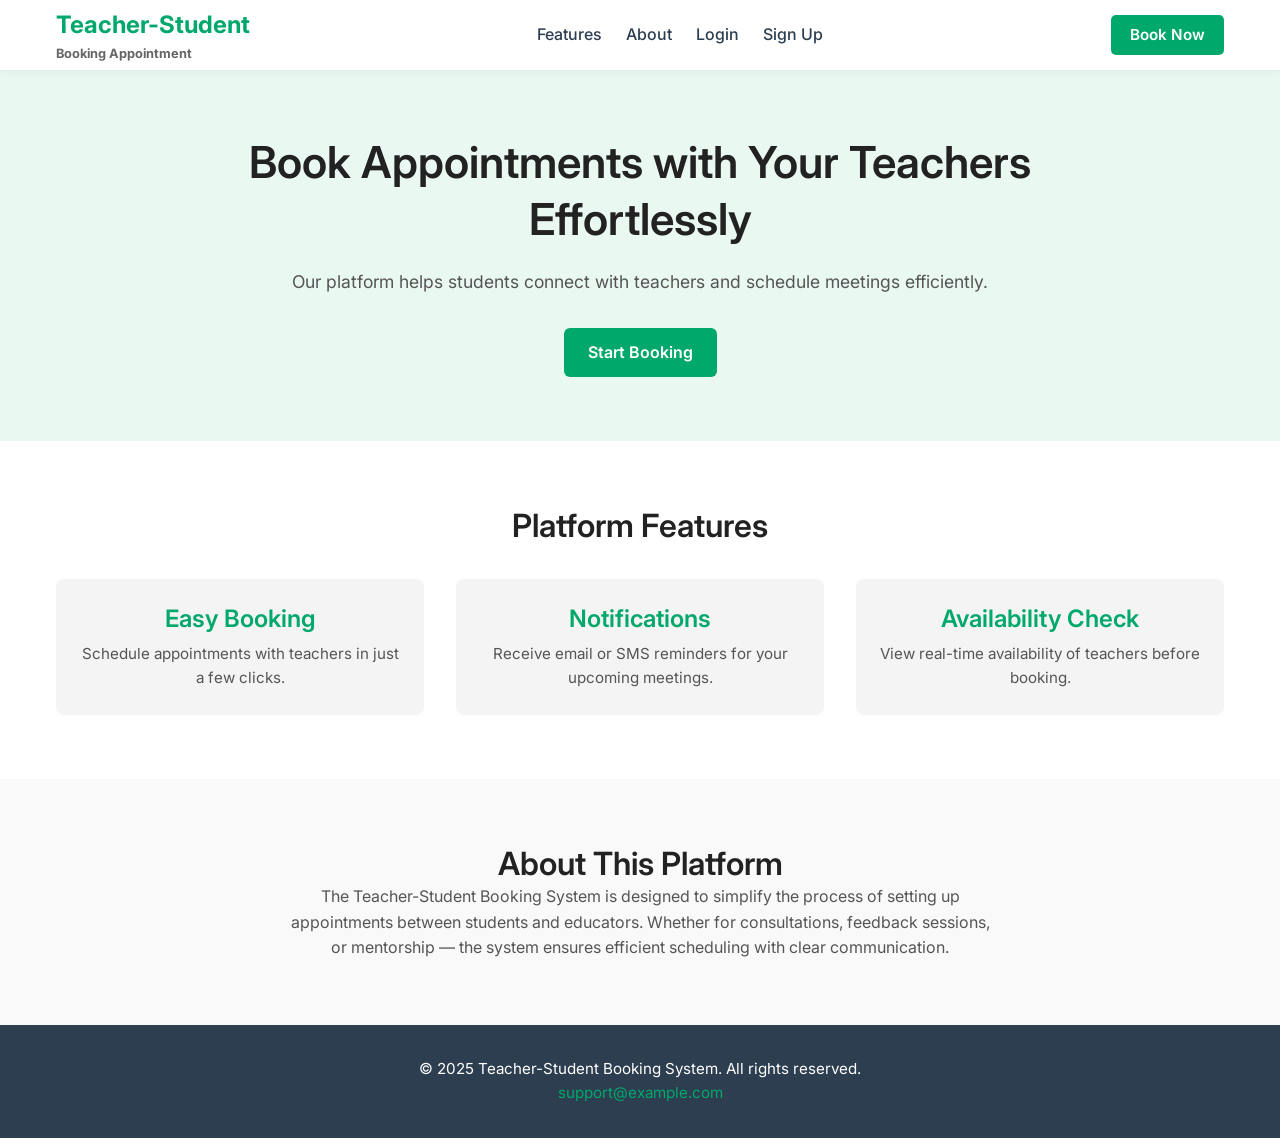
<file: index.html>
<!DOCTYPE html>
<html lang="en">
<head>
  <meta charset="UTF-8" />
  <meta name="viewport" content="width=device-width, initial-scale=1.0" />
  <title>Teacher-Student Booking System</title>
  <meta name="description" content="Easily book appointments between students and teachers using our scheduling system." />
  <link rel="stylesheet" href="style.css" />
  <link href="https://fonts.googleapis.com/css2?family=Inter:wght@400;600;700&display=swap" rel="stylesheet">
  <script src="main.js" defer></script>
</head>
<header class="site-header">
  <div class="container header-container">
    <a href="#" class="logo" aria-label="Homepage">
      <span class="logo-primary">Teacher-Student</span>
      <span class="logo-secondary">Booking Appointment</span>
    </a>
    <nav class="main-nav" id="mainNav">
      <ul class="nav-list">
        <li><a href="#features">Features</a></li>
        <li><a href="#about">About</a></li>
        <li><a href="login.html">Login</a></li>
        <li><a href="signup.html">Sign Up</a></li>
      </ul>
    </nav>
    <a href="booking.html" class="btn btn-cta">Book Now</a>
    <button class="menu-toggle" id="menuToggle" aria-label="Toggle Menu" aria-expanded="false" aria-controls="mainNav">
      <span class="bar"></span>
      <span class="bar"></span>
      <span class="bar"></span>
    </button>
  </div>
</header>
<section class="hero" id="home">
  <div class="container">
    <h1>Book Appointments with Your Teachers Effortlessly</h1>
    <p>Our platform helps students connect with teachers and schedule meetings efficiently.</p>
    <a href="booking.html" class="btn btn-primary">Start Booking</a>
  </div>
</section>
<section class="features" id="features">
  <div class="container">
    <h2>Platform Features</h2>
    <div class="features-grid">
      <div class="feature-card">
        <h3>Easy Booking</h3>
        <p>Schedule appointments with teachers in just a few clicks.</p>
      </div>
      <div class="feature-card">
        <h3>Notifications</h3>
        <p>Receive email or SMS reminders for your upcoming meetings.</p>
      </div>
      <div class="feature-card">
        <h3>Availability Check</h3>
        <p>View real-time availability of teachers before booking.</p>
      </div>
    </div>
  </div>
</section>
<section class="about" id="about">
  <div class="container">
    <h2>About This Platform</h2>
    <p>
      The Teacher-Student Booking System is designed to simplify the process of setting up appointments between students and educators. Whether for consultations, feedback sessions, or mentorship — the system ensures efficient scheduling with clear communication.
    </p>
  </div>
</section>
<footer class="site-footer">
  <div class="container">
    <p>&copy; 2025 Teacher-Student Booking System. All rights reserved.</p>
    <p><a href="mailto:support@example.com">support@example.com</a></p>
  </div>
</footer>
<body>
</file>
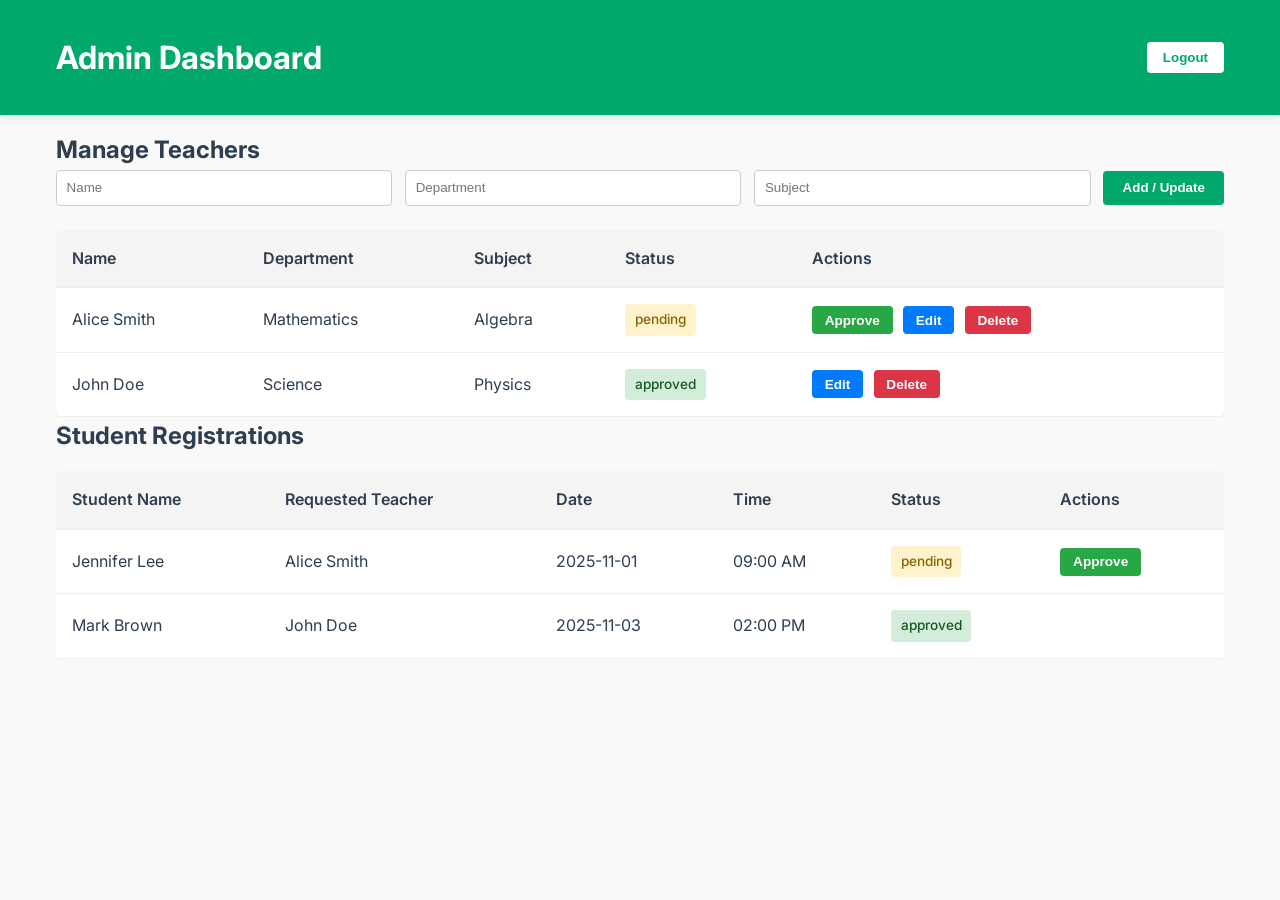
<file: admin.html>
<!DOCTYPE html>
<html lang="en">
<head>
  <meta charset="UTF-8" />
  <meta name="viewport" content="width=device-width, initial-scale=1.0" />
  <title>Admin Dashboard — Teacher & Student Management</title>

  <!-- Google Fonts -->
  <link href="https://fonts.googleapis.com/css2?family=Inter:wght@400;600&display=swap" rel="stylesheet" />

  <!-- CSS -->
  <link rel="stylesheet" href="admin.css" />
</head>
<body>

  <!-- Header -->
  <header class="admin-header">
    <div class="container header-inner">
      <h1>Admin Dashboard</h1>
      <button class="logout-btn">Logout</button>
    </div>
  </header>

  <main class="container main-content">
    <!-- Teacher Management Section -->
    <section class="teacher-section">
      <h2>Manage Teachers</h2>
      <form id="teacher-form" class="form-inline">
        <input type="text" id="teacher-name" placeholder="Name" required />
        <input type="text" id="teacher-dept" placeholder="Department" required />
        <input type="text" id="teacher-subject" placeholder="Subject" required />
        <button type="submit" class="btn-primary">Add / Update</button>
        <button type="button" id="teacher-cancel-btn" class="btn-secondary hidden">Cancel</button>
      </form>

      <div class="table-responsive">
        <table class="teacher-table">
          <thead>
            <tr>
              <th>Name</th>
              <th>Department</th>
              <th>Subject</th>
              <th>Status</th>
              <th>Actions</th>
            </tr>
          </thead>
          <tbody id="teacher-table-body">
            <!-- Rows inserted by JS -->
          </tbody>
        </table>
      </div>
    </section>

    <!-- Student Registrations Section -->
    <section class="student-section">
      <h2>Student Registrations</h2>
      <div class="table-responsive">
        <table class="student-table">
          <thead>
            <tr>
              <th>Student Name</th>
              <th>Requested Teacher</th>
              <th>Date</th>
              <th>Time</th>
              <th>Status</th>
              <th>Actions</th>
            </tr>
          </thead>
          <tbody id="student-table-body">
            <!-- Rows inserted by JS -->
          </tbody>
        </table>
      </div>
    </section>
  </main>

  <script src="admin.js"></script>
</body>
</html>
</file>
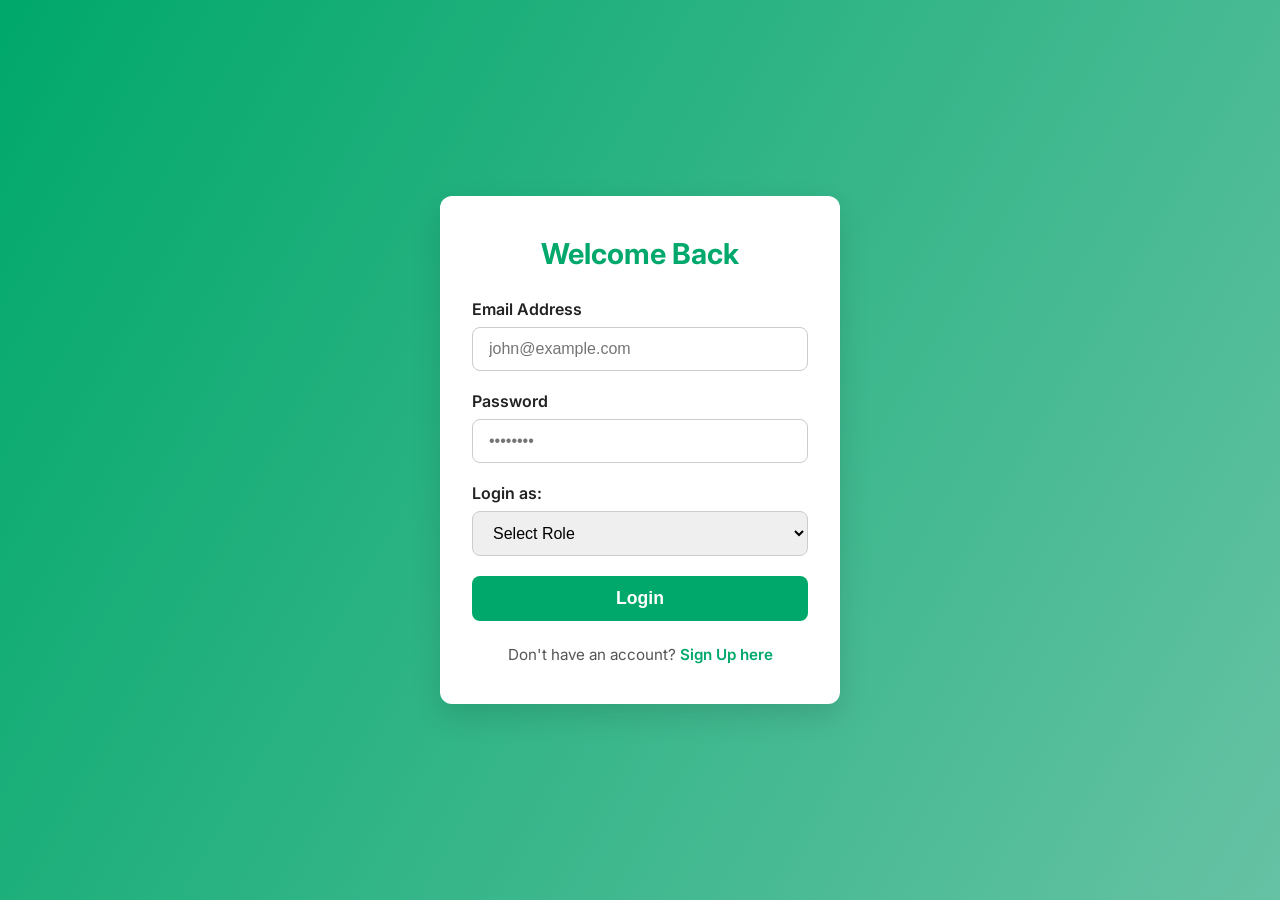
<file: login.html>
<!DOCTYPE html>
<html lang="en">
<head>
  <meta charset="UTF-8" />
  <meta name="viewport" content="width=device-width, initial-scale=1" />
  <title>Login | Booking System</title>
  <link rel="stylesheet" href="login.css" />
  <link href="https://fonts.googleapis.com/css2?family=Inter:wght@400;600&display=swap" rel="stylesheet" />
</head>
<body>

  <div class="login-container">
    <form id="login-form" class="login-form" novalidate>
      <h2>Welcome Back</h2>

      <!-- Email -->
      <div class="form-group">
        <label for="email">Email Address</label>
        <input type="email" id="email" placeholder="john@example.com" required />
      </div>

      <!-- Password -->
      <div class="form-group">
        <label for="password">Password</label>
        <input type="password" id="password" placeholder="••••••••" required />
      </div>

      <!-- Role Selection -->
      <div class="form-group">
        <label for="role">Login as:</label>
        <select id="role" required>
          <option value="">Select Role</option>
          <option value="student">Student</option>
          <option value="teacher">Teacher</option>
          <option value="admin">Admin</option>
        </select>
      </div>

      <!-- Submit Button -->
      <button type="submit" class="btn-primary">Login</button>

      <!-- Error message -->
      <p id="error-msg" class="error-msg hidden"></p>

      <p class="redirect-link">
        Don't have an account? <a href="signup.html">Sign Up here</a>
      </p>
    </form>
  </div>

  <script src="login.js"></script>
</body>
</html>
</file>
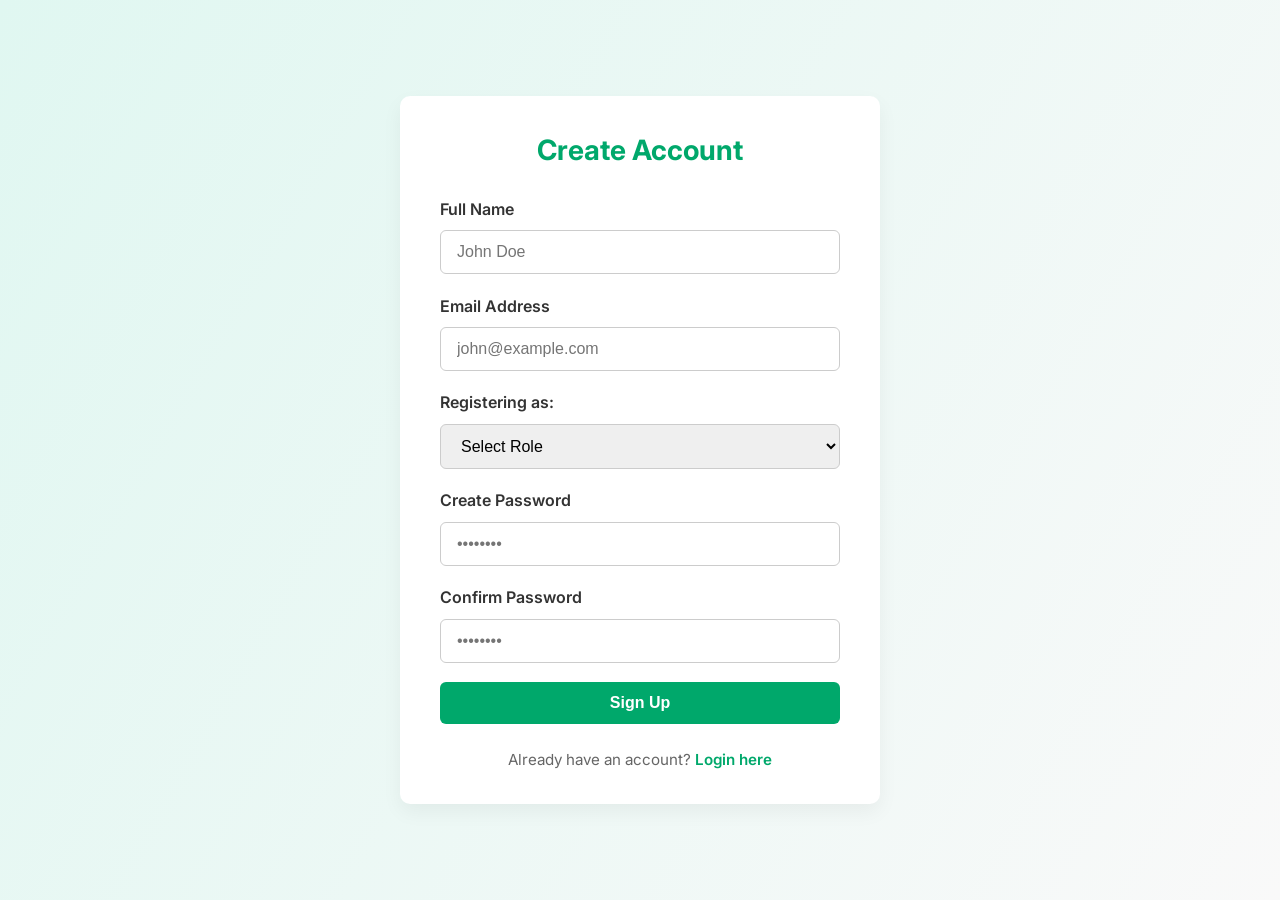
<file: signup.html>
<!DOCTYPE html>
<html lang="en">
<head>
  <meta charset="UTF-8" />
  <meta name="viewport" content="width=device-width, initial-scale=1.0"/>
  <title>Sign Up | Booking System</title>
  <link rel="stylesheet" href="signup.css" />
  <link href="https://fonts.googleapis.com/css2?family=Inter:wght@400;600&display=swap" rel="stylesheet">
</head>
<body>

  <div class="signup-container">
    <form id="signup-form" class="signup-form">
      <h2>Create Account</h2>

      <!-- Full Name -->
      <div class="form-group">
        <label for="name">Full Name</label>
        <input type="text" id="name" required placeholder="John Doe" />
      </div>

      <!-- Email Address -->
      <div class="form-group">
        <label for="email">Email Address</label>
        <input type="email" id="email" required placeholder="john@example.com" />
      </div>

      <!-- Role Selection -->
      <div class="form-group">
        <label for="role">Registering as:</label>
        <select id="role" required>
          <option value="">Select Role</option>
          <option value="student">Student</option>
          <option value="teacher">Teacher</option>
          <option value="admin">Admin</option>
        </select>
      </div>

      <!-- Password -->
      <div class="form-group">
        <label for="password">Create Password</label>
        <input type="password" id="password" required placeholder="••••••••" />
      </div>

      <!-- Confirm Password -->
      <div class="form-group">
        <label for="confirm-password">Confirm Password</label>
        <input type="password" id="confirm-password" required placeholder="••••••••" />
      </div>

      <!-- Submit Button -->
      <button type="submit" class="btn-primary">Sign Up</button>

      <!-- Success Message -->
      <p id="signup-success" class="success-msg hidden">Account created successfully! ✅</p>

      <!-- Redirect -->
      <p class="redirect-link">Already have an account? <a href="login.html">Login here</a></p>
    </form>
  </div>

  <script src="signup.js"></script>
</body>
</html>
</file>
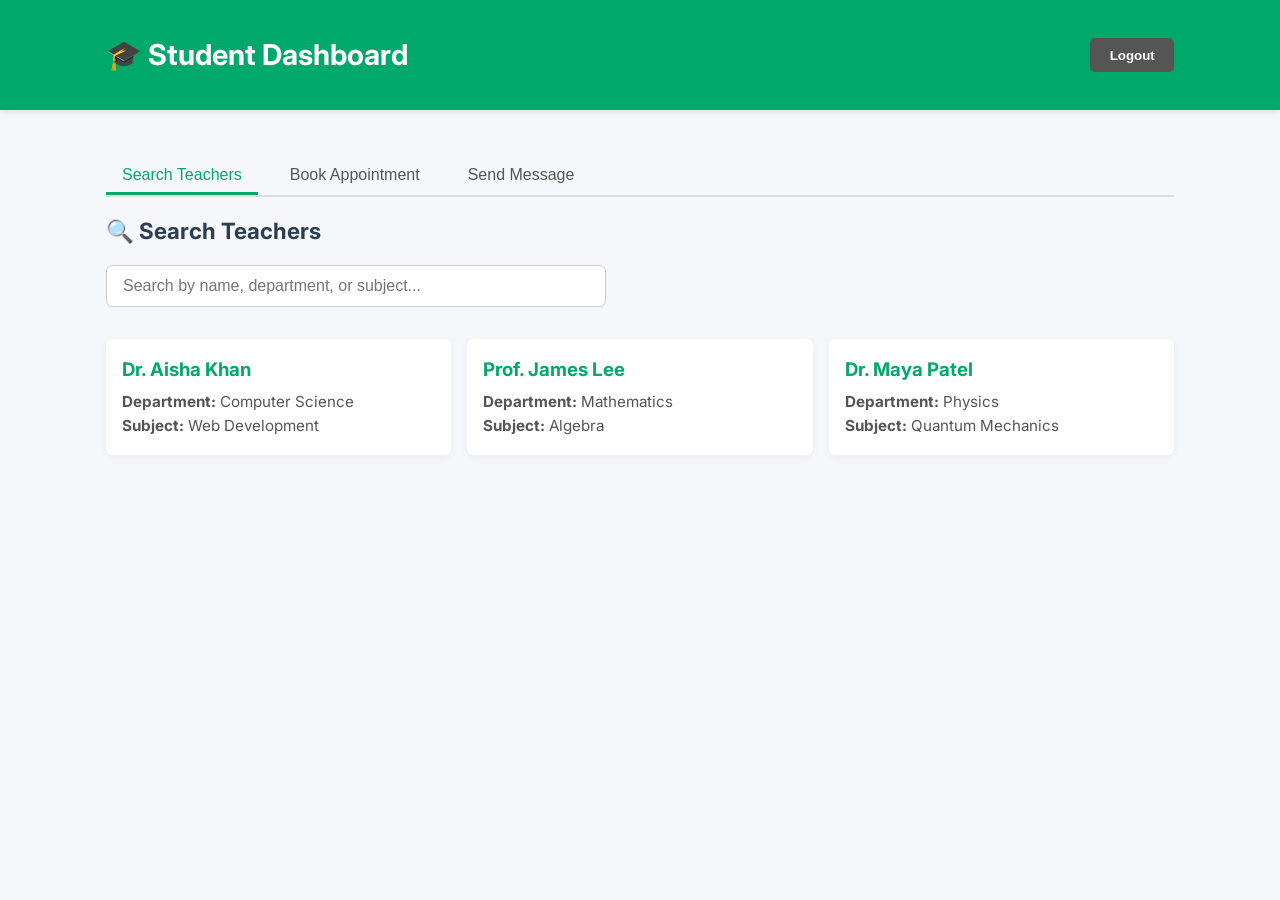
<file: student.html>
<!DOCTYPE html>
<html lang="en">
<head>
  <meta charset="UTF-8" />
  <meta name="viewport" content="width=device-width, initial-scale=1.0"/>
  <title>Student Dashboard</title>
  <link rel="stylesheet" href="student.css" />
  <link href="https://fonts.googleapis.com/css2?family=Inter:wght@400;600&display=swap" rel="stylesheet"/>
</head>
<body>

  <header class="site-header">
    <div class="container header-inner">
      <h1>🎓 Student Dashboard</h1>
      <button id="logout-btn" class="btn-secondary">Logout</button>
    </div>
  </header>

  <main class="container">

    <!-- Navigation Tabs -->
    <nav class="student-nav">
      <button class="nav-btn active" data-section="search-section">Search Teachers</button>
      <button class="nav-btn" data-section="appointments-section">Book Appointment</button>
      <button class="nav-btn" data-section="messages-section">Send Message</button>
    </nav>

    <!-- Section: Search Teachers -->
    <section id="search-section" class="section-content">
      <h2>🔍 Search Teachers</h2>
      <input type="text" id="search-input" placeholder="Search by name, department, or subject..." />
      <div id="teacher-list" class="card-list">
        <!-- Teachers will be loaded here dynamically -->
      </div>
    </section>

    <!-- Section: Book Appointment -->
    <section id="appointments-section" class="section-content hidden">
      <h2>📅 Book Appointment</h2>
      <form id="appointment-form" class="form-inline">
        <select id="teacher-select" required>
          <option value="">Select Teacher</option>
        </select>
        <input type="date" id="appointment-date" required />
        <input type="time" id="appointment-time" required />
        <button type="submit" class="btn-primary">Book</button>
      </form>
      <div id="appointment-confirmation" class="confirmation-message hidden">
        Appointment booked successfully! ✅
      </div>
    </section>

    <!-- Section: Send Message -->
    <section id="messages-section" class="section-content hidden">
      <h2>✉️ Send Message</h2>
      <form id="message-form" class="form-vertical">
        <select id="message-teacher-select" required>
          <option value="">Select Teacher</option>
        </select>
        <textarea id="message-text" rows="4" placeholder="Type your message..." required></textarea>
        <button type="submit" class="btn-primary">Send Message</button>
      </form>
      <div id="message-confirmation" class="confirmation-message hidden">
        Message sent successfully! 📬
      </div>
    </section>

  </main>

  <script src="student.js"></script>
</body>
</html>
</file>
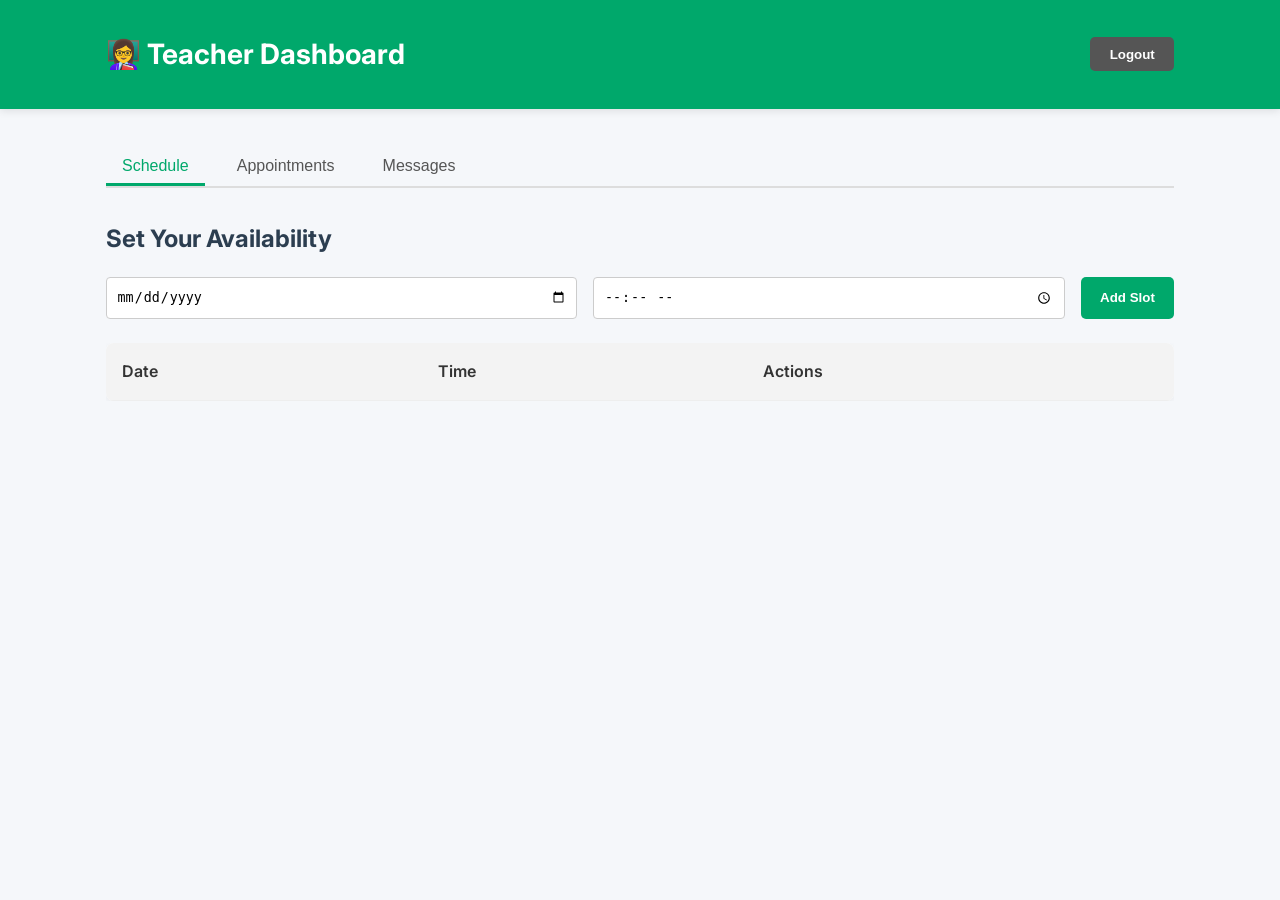
<file: teacher.html>
<!DOCTYPE html>
<html lang="en">
<head>
  <meta charset="UTF-8" />
  <meta name="viewport" content="width=device-width, initial-scale=1.0" />
  <title>Teacher Dashboard</title>
  <link href="https://fonts.googleapis.com/css2?family=Inter:wght@400;600&display=swap" rel="stylesheet" />
  <link rel="stylesheet" href="teacher.css" />
</head>
<body>

  <!-- Teacher Dashboard -->
  <div id="dashboard-screen" class="screen">
    <header class="teacher-header">
      <div class="container header-inner">
        <h1>👩‍🏫 Teacher Dashboard</h1>
        <button id="btn-logout" class="btn-secondary">Logout</button>
      </div>
    </header>

    <main class="container main-content">
      <!-- Navigation Tabs -->
      <nav class="teacher-nav">
        <button data-section="schedule-section" class="nav-btn active">Schedule</button>
        <button data-section="appointments-section" class="nav-btn">Appointments</button>
        <button data-section="messages-section" class="nav-btn">Messages</button>
      </nav>

      <!-- Schedule Section -->
      <section id="schedule-section" class="section-content">
        <h2>Set Your Availability</h2>
        <form id="schedule-form" class="form-inline">
          <input type="date" id="slot-date" required />
          <input type="time" id="slot-time" required />
          <button type="submit" class="btn-primary">Add Slot</button>
        </form>

        <div class="table-responsive">
          <table class="slots-table">
            <thead>
              <tr>
                <th>Date</th>
                <th>Time</th>
                <th>Actions</th>
              </tr>
            </thead>
            <tbody id="slots-table-body">
              <!-- Dynamic rows go here -->
            </tbody>
          </table>
        </div>
      </section>

      <!-- Appointments Section -->
      <section id="appointments-section" class="section-content hidden">
        <h2>Appointment Requests</h2>
        <div class="table-responsive">
          <table class="appt-table">
            <thead>
              <tr>
                <th>Student</th>
                <th>Date</th>
                <th>Time</th>
                <th>Status</th>
                <th>Actions</th>
              </tr>
            </thead>
            <tbody id="appt-table-body">
              <!-- Appointment data goes here -->
            </tbody>
          </table>
        </div>
      </section>

      <!-- Messages Section -->
      <section id="messages-section" class="section-content hidden">
        <h2>Messages</h2>
        <div class="messages-list" id="messages-list">
          <!-- Messages will load here -->
        </div>
      </section>
    </main>
  </div>

  <script src="teacher.js"></script>
</body>
</html>
</file>
<file: style.css>
/* ==============================================
   GLOBAL RESET AND BASE STYLES
   ============================================== */
*,
*::before,
*::after {
  margin: 0;
  padding: 0;
  box-sizing: border-box;
}

html {
  scroll-behavior: smooth;
  font-size: 16px;
}

body {
  font-family: 'Inter', sans-serif;
  color: #2c3e50;
  background-color: #f9f9f9;
  line-height: 1.6;
}

/* Links */
a {
  color: inherit;
  text-decoration: none;
  transition: color 0.3s ease;
}

a:hover,
a:focus {
  color: #00a86b;
  outline: none;
}

/* Images */
img {
  max-width: 100%;
  height: auto;
  display: block;
}

/* Container */
.container {
  max-width: 1200px;
  margin-inline: auto;
  padding-inline: 1rem;
}

/* ==============================================
   TYPOGRAPHY
   ============================================== */
h1, h2, h3, h4 {
  font-weight: 600;
  line-height: 1.3;
  color: #222;
}

h1 {
  font-size: clamp(2rem, 5vw, 2.75rem);
}

h2 {
  font-size: clamp(1.75rem, 4vw, 2rem);
}

h3 {
  font-size: clamp(1.25rem, 3vw, 1.5rem);
}

/* ==============================================
   BUTTONS
   ============================================== */
.btn {
  display: inline-block;
  padding: 0.6rem 1.4rem;
  background-color: #00a86b;
  color: #fff;
  border: none;
  border-radius: 5px;
  font-weight: 600;
  cursor: pointer;
  transition: background-color 0.3s ease, transform 0.2s ease;
}

.btn:hover {
  background-color: #008f5c;
  transform: translateY(-2px);
}

.btn:focus {
  outline: 2px dashed #00a86b;
  outline-offset: 3px;
}

/* Call-to-action button (used in nav) */
.btn-cta {
  padding: 0.5rem 1.2rem;
  font-size: 0.95rem;
}

/* ==============================================
   SECTION SPACING AND UTILITIES
   ============================================== */
section {
  padding: 4rem 1rem;
}

.text-center {
  text-align: center;
}

/* ==============================================
   HEADER / NAVIGATION
   ============================================== */
.site-header {
  position: sticky;
  top: 0;
  width: 100%;
  background-color: #fff;
  box-shadow: 0 2px 8px rgba(0, 0, 0, 0.05);
  z-index: 1000;
}

.header-container {
  display: flex;
  justify-content: space-between;
  align-items: center;
  height: 70px;
  padding: 0 1rem;
}

/* Logo */
.logo {
  display: flex;
  flex-direction: column;
  font-weight: 700;
}

.logo-primary {
  font-size: 1.5rem;
  color: #00a86b;
}

.logo-secondary {
  font-size: 0.8rem;
  color: #666;
}

/* Navigation */
.main-nav .nav-list {
  display: flex;
  list-style: none;
  gap: 1.5rem;
}

.nav-list li a {
  font-weight: 500;
  transition: color 0.3s ease;
}

/* Mobile Menu Toggle */
.menu-toggle {
  display: none;
  flex-direction: column;
  gap: 5px;
  background: none;
  border: none;
  cursor: pointer;
}

.menu-toggle .bar {
  width: 24px;
  height: 3px;
  background-color: #333;
  border-radius: 2px;
  transition: transform 0.3s ease;
}

/* ==============================================
   HERO SECTION
   ============================================== */
.hero {
  background-color: #e9f8f1;
  padding: 4rem 1rem;
  text-align: center;
  position: relative;
  overflow: hidden;
  animation: fadeIn 1s ease-in-out;
}

.hero .container {
  max-width: 900px;
}

.hero h1 {
  margin-bottom: 1.2rem;
}

.hero p {
  font-size: 1.1rem;
  color: #555;
  margin-bottom: 2rem;
}

/* Primary Button */
.btn-primary {
  background-color: #00a86b;
  font-size: 1rem;
  padding: 0.75rem 1.5rem;
  border-radius: 6px;
}

.btn-primary:hover {
  background-color: #008f5c;
}

/* ==============================================
   FEATURES SECTION
   ============================================== */
.features {
  background-color: #fff;
  text-align: center;
}

.features-grid {
  display: grid;
  grid-template-columns: repeat(auto-fit, minmax(260px, 1fr));
  gap: 2rem;
  margin-top: 2rem;
}

.feature-card {
  background-color: #f4f4f4;
  padding: 1.5rem;
  border-radius: 8px;
  transition: transform 0.3s ease;
  animation: slideUp 0.6s ease-in-out;
}

.feature-card:hover {
  transform: translateY(-5px);
}

.feature-card h3 {
  color: #00a86b;
  margin-bottom: 0.5rem;
}

.feature-card p {
  font-size: 0.95rem;
  color: #555;
}

/* ==============================================
   ABOUT SECTION
   ============================================== */
.about {
  background-color: #f9f9f9;
  text-align: center;
}

.about p {
  max-width: 700px;
  margin: 0 auto;
  font-size: 1rem;
  color: #555;
}

/* ==============================================
   FOOTER
   ============================================== */
.site-footer {
  background-color: #2c3e50;
  color: #fff;
  text-align: center;
  padding: 2rem 1rem;
  font-size: 0.95rem;
}

.site-footer a {
  color: #00a86b;
}

.site-footer a:hover {
  color: #66c2a4;
}

/* ==============================================
   MEDIA QUERIES FOR RESPONSIVENESS
   ============================================== */
@media (max-width: 1024px) {
  .container {
    padding-inline: 1.5rem;
  }
}

@media (max-width: 768px) {
  /* Responsive Typography */
  h1 {
    font-size: 2rem;
  }

  h2 {
    font-size: 1.5rem;
  }

  .hero p {
    font-size: 1rem;
  }

  .btn-primary {
    font-size: 0.95rem;
    padding: 0.65rem 1.2rem;
  }

  /* Navigation */
  .main-nav {
    position: absolute;
    top: 70px;
    left: 0;
    right: 0;
    background-color: #ffffff;
    flex-direction: column;
    align-items: center;
    display: none;
    gap: 1.2rem;
    padding: 1.5rem 0;
    box-shadow: 0 4px 10px rgba(0, 0, 0, 0.05);
  }

  .main-nav.active {
    display: flex;
  }

  .btn-cta {
    display: none; /* Optional: hide CTA on small screens */
  }

  .menu-toggle {
    display: flex;
  }
}

/* ==============================================
   ANIMATIONS
   ============================================== */
@keyframes fadeIn {
  from {
    opacity: 0;
    transform: translateY(10px);
  }
  to {
    opacity: 1;
    transform: translateY(0);
  }
}

@keyframes slideUp {
  from {
    opacity: 0;
    transform: translateY(40px);
  }
  to {
    opacity: 1;
    transform: translateY(0);
  }
}
</file>
<file: admin.css>
/* admin.css */

/* ========== RESET & BASE ========== */
*,
*::before,
*::after {
  margin: 0;
  padding: 0;
  box-sizing: border-box;
}

body {
  font-family: 'Inter', sans-serif;
  background-color: #f9f9f9;
  color: #2c3e50;
  line-height: 1.6;
}

.container {
  max-width: 1200px;
  margin: 0 auto;
  padding: 1rem;
}

/* ========== HEADER ========== */
.admin-header {
  background-color: #00a86b;
  color: #fff;
  padding: 1rem 0;
  box-shadow: 0 2px 8px rgba(0, 0, 0, 0.1);
  animation: slideDown 0.5s ease;
}

.header-inner {
  display: flex;
  align-items: center;
  justify-content: space-between;
}

.logout-btn {
  background: #fff;
  color: #00a86b;
  border: none;
  padding: 0.5rem 1rem;
  border-radius: 4px;
  font-weight: 600;
  cursor: pointer;
  transition: background-color 0.3s ease;
}

.logout-btn:hover {
  background-color: #e0f7ef;
}

/* ========== FORMS ========== */
.form-inline {
  display: flex;
  flex-wrap: wrap;
  gap: 0.8rem;
  margin-bottom: 1.5rem;
  align-items: center;
}

.form-inline input {
  padding: 0.6rem;
  border: 1px solid #ccc;
  border-radius: 4px;
  flex: 1;
  min-width: 150px;
  transition: border-color 0.3s ease;
}

.form-inline input:focus {
  border-color: #00a86b;
  outline: none;
}

.btn-primary {
  background-color: #00a86b;
  color: #fff;
  border: none;
  padding: 0.6rem 1.2rem;
  border-radius: 4px;
  font-weight: 600;
  cursor: pointer;
  transition: background-color 0.3s ease;
}

.btn-primary:hover {
  background-color: #008f5c;
}

.btn-secondary {
  background-color: #777;
  color: #fff;
  border: none;
  padding: 0.6rem 1.2rem;
  border-radius: 4px;
  font-weight: 600;
  cursor: pointer;
  transition: background-color 0.3s ease;
}

.btn-secondary:hover {
  background-color: #555;
}

.hidden {
  display: none;
}

/* ========== TABLE STYLES ========== */
.table-responsive {
  overflow-x: auto;
  margin-top: 1rem;
}

.teacher-table,
.student-table {
  width: 100%;
  border-collapse: collapse;
  background: #fff;
  border-radius: 6px;
  overflow: hidden;
  box-shadow: 0 2px 8px rgba(0, 0, 0, 0.05);
  animation: fadeIn 0.6s ease;
}

.teacher-table th,
.teacher-table td,
.student-table th,
.student-table td {
  padding: 1rem;
  text-align: left;
  border-bottom: 1px solid #eee;
}

.teacher-table th,
.student-table th {
  background-color: #f4f4f4;
  font-weight: 600;
}

.teacher-table tr:hover,
.student-table tr:hover {
  background-color: #f1fdf8;
}

.action-btn {
  padding: 0.4rem 0.8rem;
  margin-right: 0.4rem;
  border: none;
  border-radius: 4px;
  font-size: 0.85rem;
  font-weight: 600;
  cursor: pointer;
  transition: background-color 0.3s ease;
}

/* specific action button colors */
.edit-btn {
  background-color: #007bff;
  color: #fff;
}

.edit-btn:hover {
  background-color: #0069d9;
}

.delete-btn {
  background-color: #dc3545;
  color: #fff;
}

.delete-btn:hover {
  background-color: #c82333;
}

.approve-btn {
  background-color: #28a745;
  color: #fff;
}

.approve-btn:hover {
  background-color: #218838;
}

/* status badge */
.status-badge {
  display: inline-block;
  padding: 0.3rem 0.6rem;
  border-radius: 4px;
  font-size: 0.85rem;
  font-weight: 500;
  text-align: center;
}

.status-pending {
  background-color: #fff3cd;
  color: #856404;
}

.status-approved {
  background-color: #d4edda;
  color: #155724;
}

.status-rejected {
  background-color: #f8d7da;
  color: #721c24;
}

/* ========== ANIMATIONS ========== */
@keyframes slideDown {
  from {
    transform: translateY(-50px);
    opacity: 0;
  }
  to {
    transform: translateY(0);
    opacity: 1;
  }
}

@keyframes fadeIn {
  from {
    transform: translateY(10px);
    opacity: 0;
  }
  to {
    transform: translateY(0);
    opacity: 1;
  }
}

/* ========== RESPONSIVE DESIGN ========== */
@media (max-width: 768px) {
  .form-inline {
    flex-direction: column;
  }
  .form-inline input, .form-inline button {
    width: 100%;
  }
  .teacher-table th,
  .teacher-table td,
  .student-table th,
  .student-table td {
    padding: 0.75rem;
    font-size: 0.9rem;
  }
}
</file>
<file: login.css>
/* ===============================
   login.css
   Styles for Login Page
   =============================== */

/* Reset and Base */
*,
*::before,
*::after {
  box-sizing: border-box;
  margin: 0;
  padding: 0;
}

body {
  font-family: 'Inter', sans-serif;
  background: linear-gradient(120deg, #00a86b, #66c2a4);
  height: 100vh;
  display: flex;
  justify-content: center;
  align-items: center;
  color: #2c3e50;
  padding: 1rem;
}

/* Container */
.login-container {
  background: #ffffff;
  border-radius: 12px;
  box-shadow: 0 12px 30px rgba(0, 0, 0, 0.12);
  width: 100%;
  max-width: 400px;
  padding: 2.5rem 2rem;
  animation: fadeInUp 0.7s ease forwards;
}

/* Form Title */
.login-form h2 {
  text-align: center;
  color: #00a86b;
  margin-bottom: 1.8rem;
  font-weight: 700;
  font-size: 1.8rem;
}

/* Form Groups */
.form-group {
  display: flex;
  flex-direction: column;
  margin-bottom: 1.25rem;
}

.form-group label {
  font-weight: 600;
  margin-bottom: 0.5rem;
  color: #222;
}

.form-group input,
.form-group select {
  padding: 0.75rem 1rem;
  border: 1.5px solid #ccc;
  border-radius: 8px;
  font-size: 1rem;
  transition: border-color 0.3s ease;
}

.form-group input:focus,
.form-group select:focus {
  outline: none;
  border-color: #00a86b;
  box-shadow: 0 0 8px rgba(0, 168, 107, 0.3);
}

/* Button */
.btn-primary {
  width: 100%;
  padding: 0.75rem 0;
  background-color: #00a86b;
  border: none;
  border-radius: 8px;
  color: #fff;
  font-weight: 700;
  font-size: 1.1rem;
  cursor: pointer;
  transition: background-color 0.3s ease, transform 0.2s ease;
}

.btn-primary:hover {
  background-color: #008f5c;
  transform: translateY(-2px);
}

/* Error Message */
.error-msg {
  color: #d93025;
  font-size: 0.9rem;
  margin-top: -0.75rem;
  margin-bottom: 1rem;
  text-align: center;
  font-weight: 600;
}

.hidden {
  display: none;
}

/* Redirect Link */
.redirect-link {
  text-align: center;
  margin-top: 1.5rem;
  font-size: 0.95rem;
  color: #555;
}

.redirect-link a {
  color: #00a86b;
  font-weight: 600;
  text-decoration: none;
  transition: color 0.3s ease;
}

.redirect-link a:hover {
  color: #007c47;
}

/* Animations */
@keyframes fadeInUp {
  from {
    opacity: 0;
    transform: translateY(20px);
  }
  to {
    opacity: 1;
    transform: translateY(0);
  }
}

/* Responsive */
@media (max-width: 420px) {
  .login-container {
    padding: 2rem 1.5rem;
  }
  
  .login-form h2 {
    font-size: 1.5rem;
  }
}
</file>
<file: signup.css>
/* ===============================
   signup.css
   Styles for Sign-Up Page
   =============================== */

/* Base Reset */
*,
*::before,
*::after {
  box-sizing: border-box;
  margin: 0;
  padding: 0;
}

body {
  font-family: 'Inter', sans-serif;
  background: linear-gradient(120deg, #e0f7f1, #f9f9f9);
  color: #2c3e50;
  line-height: 1.6;
  min-height: 100vh;
  display: flex;
  justify-content: center;
  align-items: center;
  padding: 2rem;
}

/* Container */
.signup-container {
  background-color: #ffffff;
  padding: 2rem 2.5rem;
  border-radius: 10px;
  box-shadow: 0 8px 20px rgba(0, 0, 0, 0.05);
  width: 100%;
  max-width: 480px;
  animation: fadeInUp 0.6s ease;
}

/* Form Title */
.signup-form h2 {
  text-align: center;
  margin-bottom: 1.5rem;
  font-size: 1.75rem;
  color: #00a86b;
}

/* Form Group */
.form-group {
  margin-bottom: 1.2rem;
  display: flex;
  flex-direction: column;
}

.form-group label {
  margin-bottom: 0.5rem;
  font-weight: 600;
  color: #333;
}

.form-group input,
.form-group select {
  padding: 0.75rem 1rem;
  border: 1px solid #ccc;
  border-radius: 6px;
  font-size: 1rem;
  transition: border-color 0.3s ease;
}

.form-group input:focus,
.form-group select:focus {
  border-color: #00a86b;
  outline: none;
}

/* Button */
.btn-primary {
  width: 100%;
  padding: 0.75rem 1rem;
  background-color: #00a86b;
  color: white;
  font-weight: 600;
  font-size: 1rem;
  border: none;
  border-radius: 6px;
  cursor: pointer;
  transition: background 0.3s ease, transform 0.2s ease;
}

.btn-primary:hover {
  background-color: #008f5c;
  transform: translateY(-2px);
}

/* Redirect Link */
.redirect-link {
  text-align: center;
  margin-top: 1.5rem;
  font-size: 0.95rem;
  color: #666;
}

.redirect-link a {
  color: #00a86b;
  text-decoration: none;
  font-weight: 600;
  transition: color 0.3s ease;
}

.redirect-link a:hover {
  color: #007c47;
}

/* Success Message */
.success-msg {
  margin-top: 1rem;
  padding: 1rem;
  background-color: #e6ffed;
  border-left: 5px solid #00a86b;
  color: #007c47;
  font-size: 0.95rem;
  border-radius: 4px;
  animation: fadeIn 0.5s ease;
}

.hidden {
  display: none;
}

/* Animations */
@keyframes fadeInUp {
  from {
    opacity: 0;
    transform: translateY(20px);
  }
  to {
    opacity: 1;
    transform: translateY(0);
  }
}

@keyframes fadeIn {
  from {
    opacity: 0;
  }
  to {
    opacity: 1;
  }
}

/* Responsive Design */
@media (max-width: 500px) {
  .signup-container {
    padding: 1.5rem;
  }

  .signup-form h2 {
    font-size: 1.5rem;
  }

  .btn-primary {
    font-size: 0.95rem;
  }
}
</file>
<file: student.css>
/* ================================
   student.css
   Styles for Student Dashboard
   ================================ */

/* Reset and base styles */
*,
*::before,
*::after {
  box-sizing: border-box;
  margin: 0;
  padding: 0;
}

body {
  font-family: 'Inter', sans-serif;
  background-color: #f5f7fa;
  color: #2c3e50;
  line-height: 1.6;
}

.container {
  max-width: 1100px;
  margin: 0 auto;
  padding: 1rem;
}

.hidden {
  display: none;
}

/* Header */
.site-header {
  background-color: #00a86b;
  color: white;
  padding: 1rem 0;
  box-shadow: 0 2px 6px rgba(0, 0, 0, 0.1);
  animation: slideInTop 0.4s ease;
}

.header-inner {
  display: flex;
  justify-content: space-between;
  align-items: center;
}

h1 {
  font-size: 1.8rem;
}

.btn-primary,
.btn-secondary {
  padding: 0.6rem 1.2rem;
  border: none;
  border-radius: 5px;
  font-weight: 600;
  cursor: pointer;
  transition: all 0.3s ease;
}

.btn-primary {
  background-color: #00a86b;
  color: white;
}

.btn-primary:hover {
  background-color: #008f5c;
  transform: translateY(-1px);
}

.btn-secondary {
  background-color: #555;
  color: white;
}

.btn-secondary:hover {
  background-color: #333;
}

/* Navigation Tabs */
.student-nav {
  display: flex;
  flex-wrap: wrap;
  gap: 1rem;
  margin: 2rem 0 1rem;
  border-bottom: 2px solid #ddd;
}

.nav-btn {
  background: none;
  border: none;
  font-size: 1rem;
  padding: 0.5rem 1rem;
  cursor: pointer;
  color: #555;
  border-bottom: 3px solid transparent;
  transition: all 0.3s ease;
}

.nav-btn:hover {
  color: #00a86b;
}

.nav-btn.active {
  color: #00a86b;
  border-bottom: 3px solid #00a86b;
}

/* Sections */
.section-content {
  animation: fadeIn 0.5s ease;
  margin-top: 1rem;
}

.section-content h2 {
  margin-bottom: 1rem;
  font-size: 1.4rem;
  color: #2c3e50;
}

/* Forms */
.form-inline,
.form-vertical {
  display: flex;
  flex-wrap: wrap;
  gap: 1rem;
  margin-top: 1rem;
}

.form-inline select,
.form-inline input,
.form-inline button,
.form-vertical textarea,
.form-vertical select {
  padding: 0.6rem;
  border-radius: 5px;
  border: 1px solid #ccc;
  font-size: 1rem;
}

.form-inline input:focus,
.form-vertical textarea:focus {
  border-color: #00a86b;
  outline: none;
}

textarea {
  resize: vertical;
  width: 100%;
}

.confirmation-message {
  margin-top: 1rem;
  padding: 1rem;
  background-color: #e6ffed;
  color: #007c47;
  border: 1px solid #00a86b;
  border-radius: 4px;
  animation: fadeIn 0.4s ease;
}

/* Teacher List Cards */
.card-list {
  display: grid;
  grid-template-columns: repeat(auto-fill, minmax(260px, 1fr));
  gap: 1rem;
  margin-top: 1rem;
}

.teacher-card {
  background-color: #fff;
  padding: 1rem;
  border-radius: 6px;
  box-shadow: 0 2px 8px rgba(0, 0, 0, 0.05);
  transition: transform 0.3s ease;
}

.teacher-card:hover {
  transform: translateY(-4px);
}

.teacher-card h3 {
  margin-bottom: 0.3rem;
  color: #00a86b;
}

.teacher-card p {
  font-size: 0.95rem;
  color: #555;
}

/* Search Input */
#search-input {
  padding: 0.7rem 1rem;
  border: 1px solid #ccc;
  border-radius: 6px;
  width: 100%;
  max-width: 500px;
  margin-bottom: 1rem;
  font-size: 1rem;
}

#search-input:focus {
  border-color: #00a86b;
  outline: none;
}

/* Animations */
@keyframes fadeIn {
  from {
    opacity: 0;
    transform: translateY(10px);
  }
  to {
    opacity: 1;
    transform: translateY(0);
  }
}

@keyframes slideInTop {
  from {
    transform: translateY(-20px);
    opacity: 0;
  }
  to {
    transform: translateY(0);
    opacity: 1;
  }
}

/* Responsive Design */
@media (max-width: 768px) {
  .form-inline,
  .form-vertical {
    flex-direction: column;
  }

  .nav-btn {
    padding: 0.5rem;
    font-size: 0.95rem;
  }

  .header-inner {
    flex-direction: column;
    align-items: flex-start;
    gap: 0.5rem;
  }
}
</file>
<file: teacher.css>
/* ============================
   teacher.css
   Styles for Teacher Dashboard
   ============================ */

/* ====== Base Reset ====== */
*,
*::before,
*::after {
  box-sizing: border-box;
  margin: 0;
  padding: 0;
}

body {
  font-family: 'Inter', sans-serif;
  background-color: #f5f7fa;
  color: #2c3e50;
  line-height: 1.6;
}

.container {
  max-width: 1100px;
  margin: 0 auto;
  padding: 1rem;
}

.hidden {
  display: none;
}

/* ====== Header ====== */
.teacher-header {
  background-color: #00a86b;
  color: #fff;
  padding: 1rem 0;
  box-shadow: 0 2px 8px rgba(0, 0, 0, 0.1);
  animation: slideDown 0.4s ease;
}

.header-inner {
  display: flex;
  justify-content: space-between;
  align-items: center;
}

h1 {
  font-size: 1.75rem;
}

/* ====== Buttons ====== */
.btn-primary,
.btn-secondary {
  padding: 0.6rem 1.2rem;
  border: none;
  border-radius: 5px;
  font-weight: 600;
  cursor: pointer;
  transition: all 0.3s ease;
}

.btn-primary {
  background-color: #00a86b;
  color: #fff;
}

.btn-primary:hover {
  background-color: #008f5c;
  transform: translateY(-2px);
}

.btn-secondary {
  background-color: #555;
  color: #fff;
}

.btn-secondary:hover {
  background-color: #333;
}

/* ====== Navigation Tabs ====== */
.teacher-nav {
  display: flex;
  gap: 1rem;
  margin-top: 1.5rem;
  border-bottom: 2px solid #ddd;
}

.nav-btn {
  background: none;
  border: none;
  font-size: 1rem;
  padding: 0.5rem 1rem;
  cursor: pointer;
  color: #555;
  border-bottom: 3px solid transparent;
  transition: all 0.3s ease;
}

.nav-btn:hover {
  color: #00a86b;
}

.nav-btn.active {
  color: #00a86b;
  border-bottom: 3px solid #00a86b;
}

/* ====== Sections ====== */
.section-content {
  margin-top: 2rem;
  animation: fadeIn 0.5s ease;
}

.section-content h2 {
  margin-bottom: 1.2rem;
  font-size: 1.5rem;
  color: #2c3e50;
}

/* ====== Schedule Form ====== */
.form-inline {
  display: flex;
  flex-wrap: wrap;
  gap: 1rem;
  margin-bottom: 1.5rem;
}

.form-inline input {
  padding: 0.6rem;
  border: 1px solid #ccc;
  border-radius: 4px;
  flex: 1;
  min-width: 150px;
}

.form-inline input:focus {
  border-color: #00a86b;
  outline: none;
}

/* ====== Tables ====== */
.table-responsive {
  overflow-x: auto;
}

table {
  width: 100%;
  border-collapse: collapse;
  background-color: #fff;
  border-radius: 8px;
  overflow: hidden;
  box-shadow: 0 2px 6px rgba(0, 0, 0, 0.05);
}

th, td {
  padding: 1rem;
  text-align: left;
  border-bottom: 1px solid #eee;
}

th {
  background-color: #f3f3f3;
  color: #333;
  font-weight: 600;
}

tr:hover {
  background-color: #f1fdf8;
}

.action-btn {
  background-color: #00a86b;
  border: none;
  padding: 0.4rem 0.8rem;
  border-radius: 4px;
  color: #fff;
  font-size: 0.85rem;
  cursor: pointer;
  margin-right: 0.5rem;
  transition: background-color 0.3s ease;
}

.action-btn:hover {
  background-color: #008f5c;
}

.delete-btn {
  background-color: #d9534f;
}

.delete-btn:hover {
  background-color: #c9302c;
}

/* ====== Messages ====== */
.messages-list {
  display: flex;
  flex-direction: column;
  gap: 1rem;
}

.message-item {
  background-color: #ffffff;
  padding: 1rem;
  border-radius: 6px;
  box-shadow: 0 2px 5px rgba(0, 0, 0, 0.05);
}

.message-item strong {
  color: #00a86b;
}

/* ====== Animations ====== */
@keyframes fadeIn {
  from {
    opacity: 0;
    transform: translateY(15px);
  }
  to {
    opacity: 1;
    transform: translateY(0);
  }
}

@keyframes slideDown {
  from {
    transform: translateY(-40px);
    opacity: 0;
  }
  to {
    transform: translateY(0);
    opacity: 1;
  }
}

/* ====== Responsive Design ====== */
@media (max-width: 768px) {
  .form-inline {
    flex-direction: column;
  }

  .form-inline input,
  .form-inline button {
    width: 100%;
  }

  .teacher-nav {
    flex-direction: column;
  }

  .nav-btn {
    text-align: left;
    padding-left: 0;
  }

  th, td {
    padding: 0.7rem;
    font-size: 0.9rem;
  }

  .header-inner {
    flex-direction: column;
    align-items: flex-start;
  }
}
</file>
